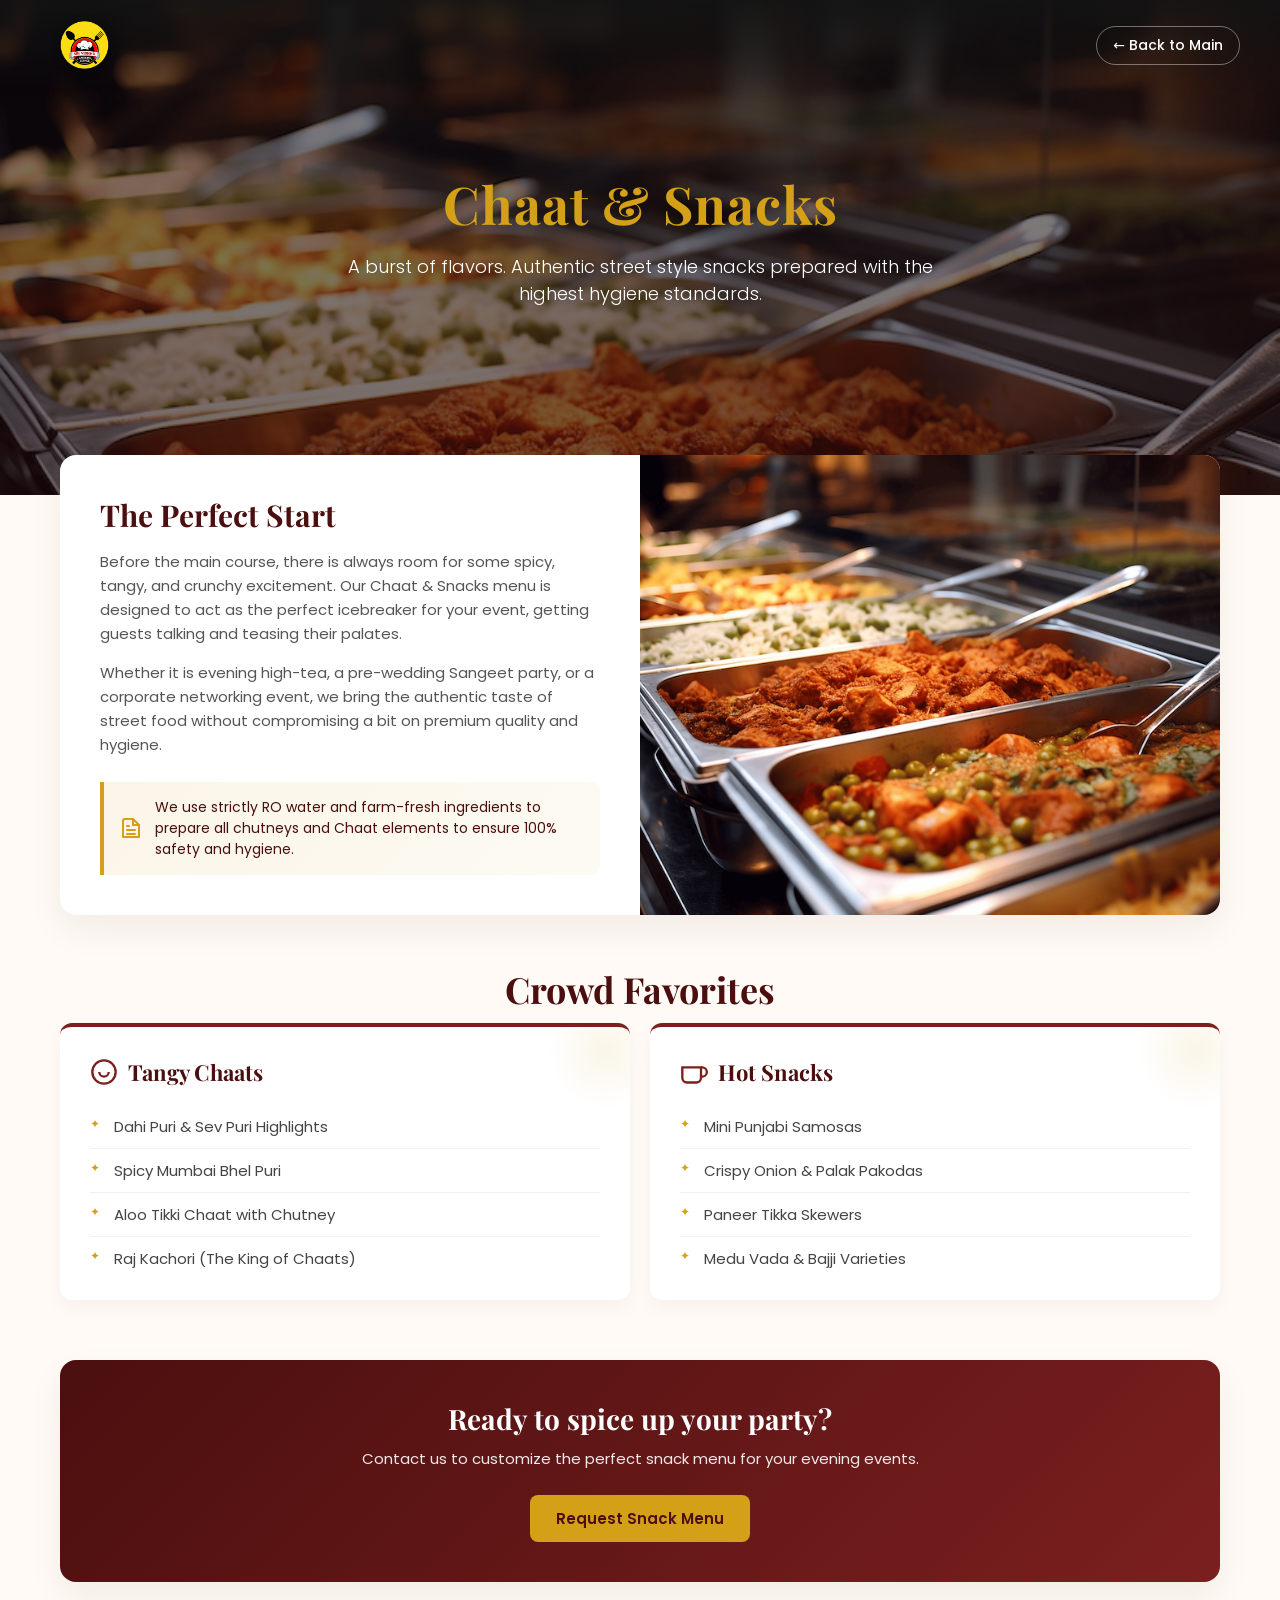
<file: chaat-snacks.html>
<!DOCTYPE html>
<html lang="en">

<head>
  <meta charset="utf-8" />
  <meta name="viewport" content="width=device-width,initial-scale=1" />
  <title>Chaat & Snacks — Event Starters | Sri Vishnu Catering</title>
  <link href="https://fonts.googleapis.com/css2?family=Playfair+Display:wght@500;600;700&family=Poppins:wght@300;400;500;600&display=swap" rel="stylesheet">
  <link rel="stylesheet" href="style.css">
</head>

<body>

  <header>
    <img class="logo" src="logo.png" alt="Sri Vishnu Catering" onerror="this.style.display='none'">
    <a href="Sri Vishnu Catering.html" class="back-btn">← Back to Main</a>
  </header>

  <section class="hero" style='background-image: linear-gradient(rgba(10, 10, 10, 0.5), rgba(43, 11, 11, 0.7)), url("cs.png");'>
    <div class="hero-content">
      <h1>Chaat & Snacks</h1>
      <p>A burst of flavors. Authentic street style snacks prepared with the highest hygiene standards.</p>
    </div>
  </section>

  <main>
    <div class="intro-grid">
      <div class="intro-text">
        <h2>The Perfect Start</h2>
        <p>Before the main course, there is always room for some spicy, tangy, and crunchy excitement. Our Chaat & Snacks menu is designed to act as the perfect icebreaker for your event, getting guests talking and teasing their palates.</p>
        <p>Whether it is evening high-tea, a pre-wedding Sangeet party, or a corporate networking event, we bring the authentic taste of street food without compromising a bit on premium quality and hygiene.</p>
        
        <div class="custom-note">
          <svg width="24" height="24" viewBox="0 0 24 24" fill="none" stroke="currentColor" stroke-width="2" stroke-linecap="round" stroke-linejoin="round">
            <path d="M14 2H6a2 2 0 0 0-2 2v16h16V8l-6-6z"></path><path d="M14 2v6h6"></path><path d="M16 13H8"></path><path d="M16 17H8"></path><path d="M10 9H8"></path>
          </svg>
          We use strictly RO water and farm-fresh ingredients to prepare all chutneys and Chaat elements to ensure 100% safety and hygiene.
        </div>
      </div>
      <div class="intro-image" style='background-image: url("cs.png");'></div>
    </div>

    <section class="menu-section">
      <h2>Crowd Favorites</h2>
      
      <div class="menu-grid">
        <!-- Card 1 -->
        <div class="menu-card" style="animation: fadeUp 1s 0.3s ease both;">
          <h3>
            <svg width="28" height="28" viewBox="0 0 24 24" fill="none" stroke="var(--maroon)" stroke-width="2"><circle cx="12" cy="12" r="10"></circle><path d="M8 12a4 4 0 0 0 8 0"></path><line x1="12" y1="8" x2="12" y2="8.01"></line></svg>
            Tangy Chaats
          </h3>
          <ul>
            <li>Dahi Puri & Sev Puri Highlights</li>
            <li>Spicy Mumbai Bhel Puri</li>
            <li>Aloo Tikki Chaat with Chutney</li>
            <li>Raj Kachori (The King of Chaats)</li>
          </ul>
        </div>

        <!-- Card 2 -->
        <div class="menu-card" style="animation: fadeUp 1s 0.4s ease both;">
          <h3>
            <svg width="28" height="28" viewBox="0 0 24 24" fill="none" stroke="var(--maroon)" stroke-width="2"><path d="M18 8h1a4 4 0 0 1 0 8h-1"></path><path d="M2 8h16v9a4 4 0 0 1-4 4H6a4 4 0 0 1-4-4V8z"></path></svg>
            Hot Snacks
          </h3>
          <ul>
            <li>Mini Punjabi Samosas</li>
            <li>Crispy Onion & Palak Pakodas</li>
            <li>Paneer Tikka Skewers</li>
            <li>Medu Vada & Bajji Varieties</li>
          </ul>
        </div>
      </div>
    </section>

    <div class="cta-banner" style="animation: fadeUp 1s 0.5s ease both;">
      <h3>Ready to spice up your party?</h3>
      <p>Contact us to customize the perfect snack menu for your evening events.</p>
      <a href="Sri Vishnu Catering.html#contact" class="btn-primary">Request Snack Menu</a>
    </div>

  </main>
</body>
</html>
</file>
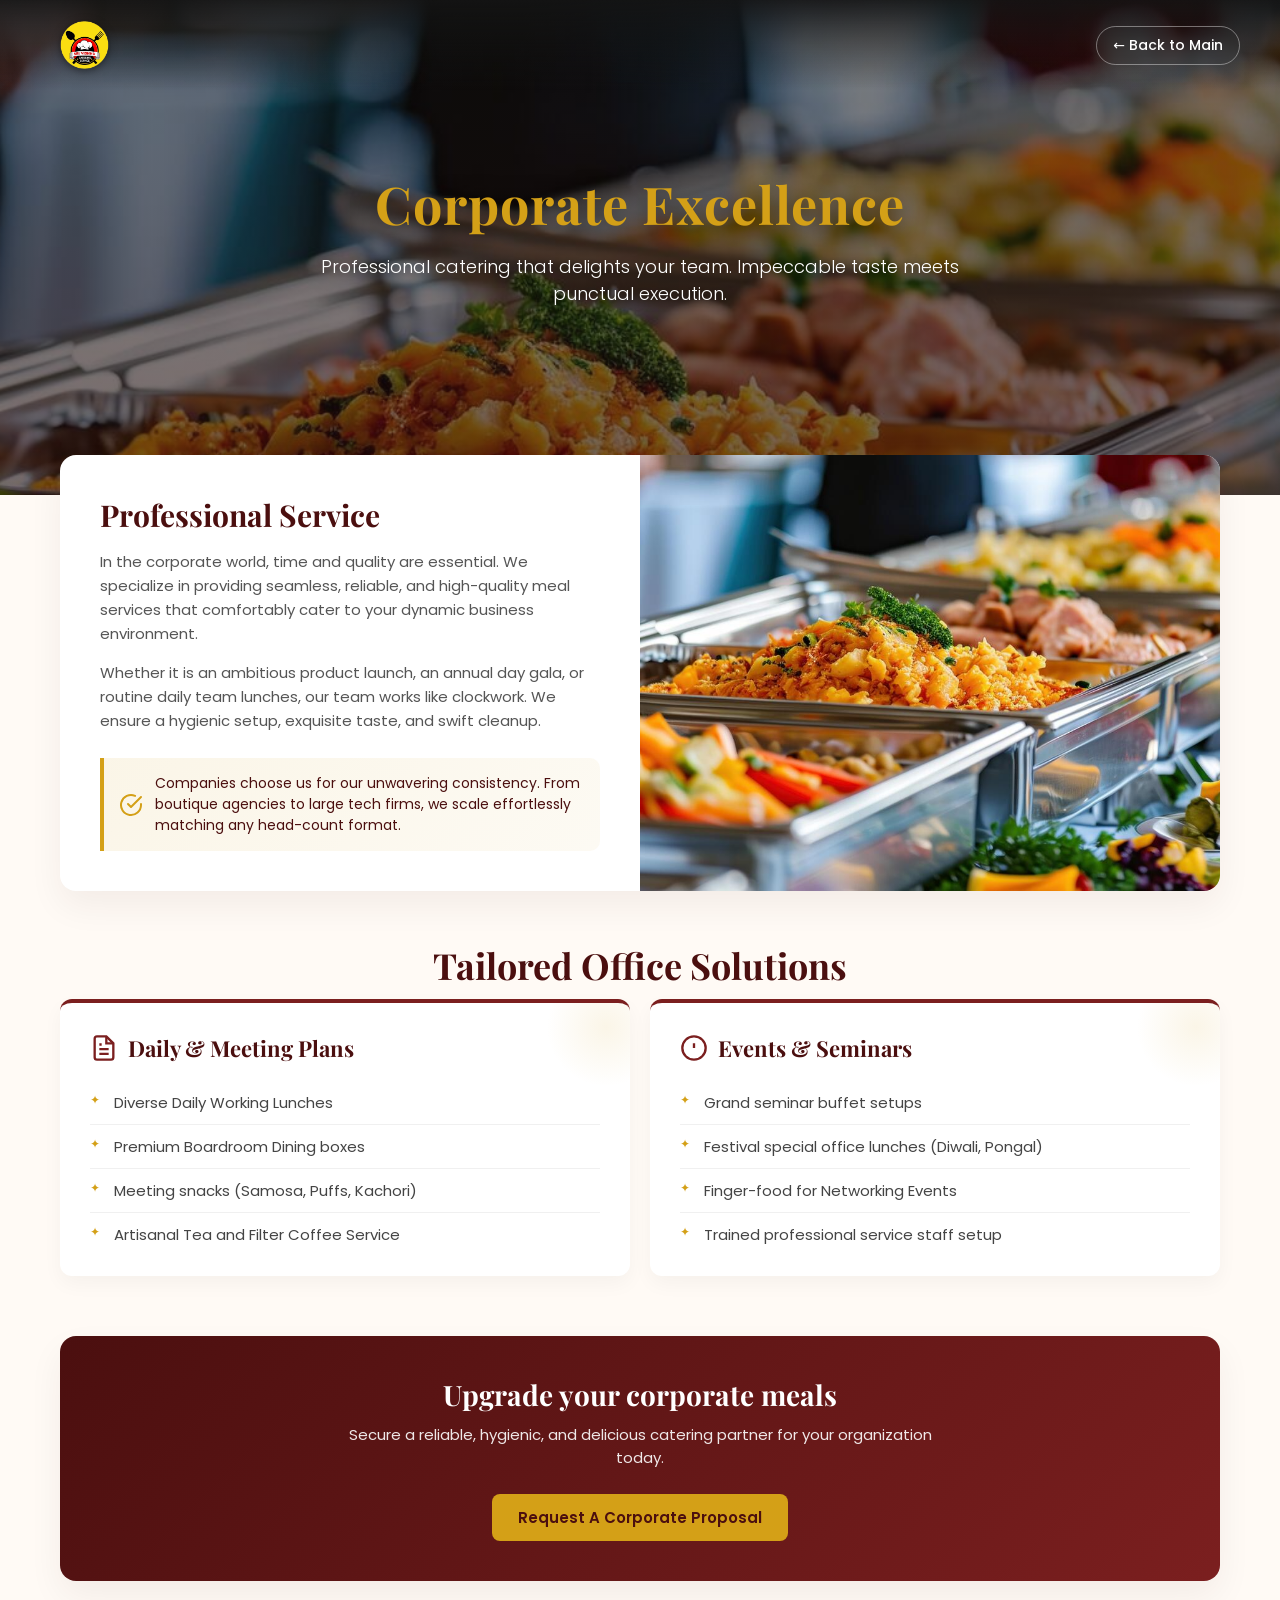
<file: corporate-catering.html>
<!DOCTYPE html>
<html lang="en">

<head>
  <meta charset="utf-8" />
  <meta name="viewport" content="width=device-width,initial-scale=1" />
  <title>Corporate Catering — Premium Services | Sri Vishnu Catering</title>
  <link href="https://fonts.googleapis.com/css2?family=Playfair+Display:wght@500;600;700&family=Poppins:wght@300;400;500;600&display=swap" rel="stylesheet">
  <link rel="stylesheet" href="style.css">
</head>

<body>

  <header>
    <img class="logo" src="logo.png" alt="Sri Vishnu Catering" onerror="this.style.display='none'">
    <a href="Sri Vishnu Catering.html" class="back-btn">← Back to Main</a>
  </header>

  <section class="hero" style='background-image: linear-gradient(rgba(10, 10, 10, 0.5), rgba(43, 11, 11, 0.7)), url("cc.jpg");'>
    <div class="hero-content">
      <h1>Corporate Excellence</h1>
      <p>Professional catering that delights your team. Impeccable taste meets punctual execution.</p>
    </div>
  </section>

  <main>
    <div class="intro-grid">
      <div class="intro-text">
        <h2>Professional Service</h2>
        <p>In the corporate world, time and quality are essential. We specialize in providing seamless, reliable, and high-quality meal services that comfortably cater to your dynamic business environment.</p>
        <p>Whether it is an ambitious product launch, an annual day gala, or routine daily team lunches, our team works like clockwork. We ensure a hygienic setup, exquisite taste, and swift cleanup.</p>
        
        <div class="custom-note">
          <svg width="24" height="24" viewBox="0 0 24 24" fill="none" stroke="currentColor" stroke-width="2" stroke-linecap="round" stroke-linejoin="round">
            <path d="M22 11.08V12a10 10 0 1 1-5.93-9.14"></path><path d="M22 4L12 14.01l-3-3"></path>
          </svg>
          Companies choose us for our unwavering consistency. From boutique agencies to large tech firms, we scale effortlessly matching any head-count format.
        </div>
      </div>
      <div class="intro-image" style='background-image: url("cc.jpg");'></div>
    </div>

    <section class="menu-section">
      <h2>Tailored Office Solutions</h2>
      
      <div class="menu-grid">
        <!-- Card 1 -->
        <div class="menu-card" style="animation: fadeUp 1s 0.3s ease both;">
          <h3>
            <svg width="28" height="28" viewBox="0 0 24 24" fill="none" stroke="var(--maroon)" stroke-width="2"><path d="M14 2H6a2 2 0 0 0-2 2v16a2 2 0 0 0 2 2h12a2 2 0 0 0 2-2V8z"></path><polyline points="14 2 14 8 20 8"></polyline><line x1="16" y1="13" x2="8" y2="13"></line><line x1="16" y1="17" x2="8" y2="17"></line><polyline points="10 9 9 9 8 9"></polyline></svg>
            Daily & Meeting Plans
          </h3>
          <ul>
            <li>Diverse Daily Working Lunches</li>
            <li>Premium Boardroom Dining boxes</li>
            <li>Meeting snacks (Samosa, Puffs, Kachori)</li>
            <li>Artisanal Tea and Filter Coffee Service</li>
          </ul>
        </div>

        <!-- Card 2 -->
        <div class="menu-card" style="animation: fadeUp 1s 0.4s ease both;">
          <h3>
            <svg width="28" height="28" viewBox="0 0 24 24" fill="none" stroke="var(--maroon)" stroke-width="2"><circle cx="12" cy="12" r="10"></circle><line x1="12" y1="8" x2="12" y2="12"></line><line x1="12" y1="16" x2="12.01" y2="16"></line></svg>
            Events & Seminars
          </h3>
          <ul>
            <li>Grand seminar buffet setups</li>
            <li>Festival special office lunches (Diwali, Pongal)</li>
            <li>Finger-food for Networking Events</li>
            <li>Trained professional service staff setup</li>
          </ul>
        </div>
      </div>
    </section>

    <div class="cta-banner" style="animation: fadeUp 1s 0.5s ease both;">
      <h3>Upgrade your corporate meals</h3>
      <p>Secure a reliable, hygienic, and delicious catering partner for your organization today.</p>
      <a href="Sri Vishnu Catering.html#contact" class="btn-primary">Request A Corporate Proposal</a>
    </div>

  </main>
</body>
</html>
</file>
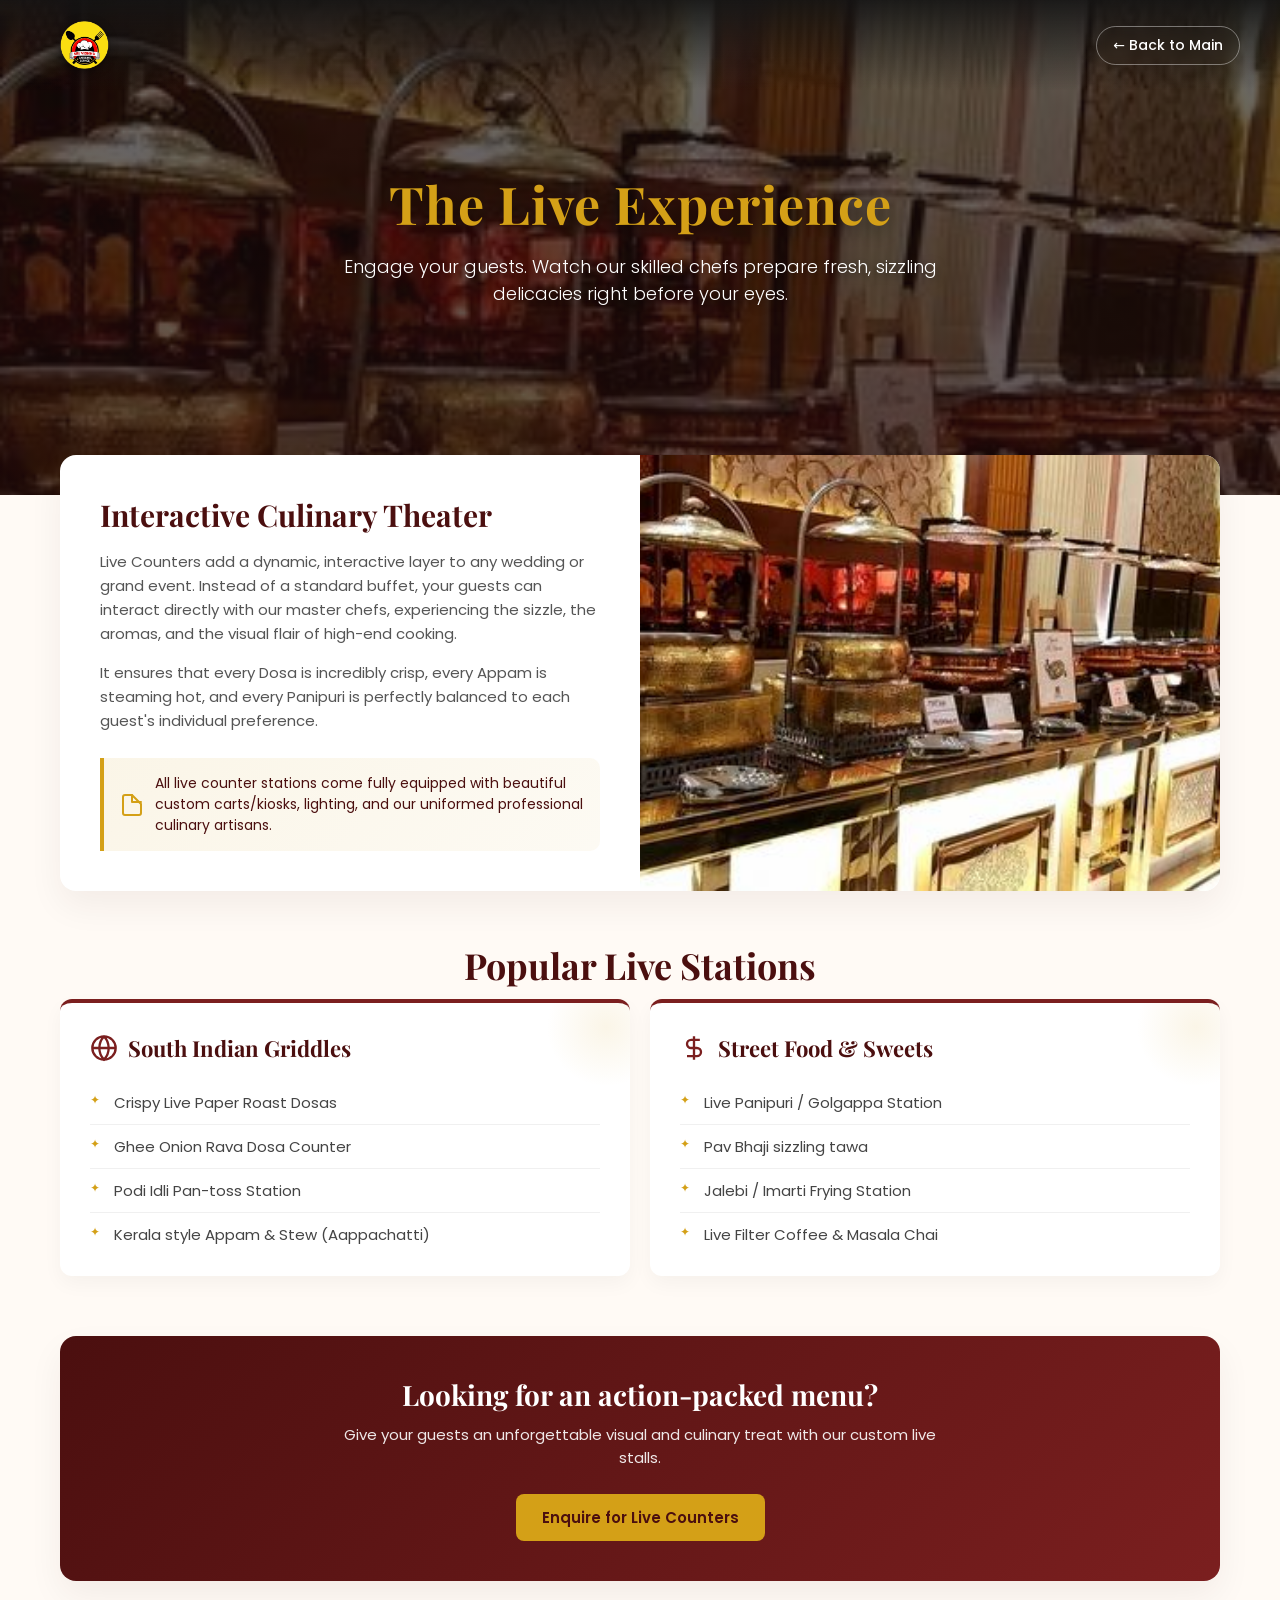
<file: live-counters.html>
<!DOCTYPE html>
<html lang="en">

<head>
  <meta charset="utf-8" />
  <meta name="viewport" content="width=device-width,initial-scale=1" />
  <title>Live Counters — Action Stations | Sri Vishnu Catering</title>
  <link href="https://fonts.googleapis.com/css2?family=Playfair+Display:wght@500;600;700&family=Poppins:wght@300;400;500;600&display=swap" rel="stylesheet">
  <link rel="stylesheet" href="style.css">
</head>

<body>

  <header>
    <img class="logo" src="logo.png" alt="Sri Vishnu Catering" onerror="this.style.display='none'">
    <a href="Sri Vishnu Catering.html" class="back-btn">← Back to Main</a>
  </header>

  <section class="hero" style='background-image: linear-gradient(rgba(10, 10, 10, 0.6), rgba(43, 11, 11, 0.8)), url("lc.jpg");'>
    <div class="hero-content">
      <h1>The Live Experience</h1>
      <p>Engage your guests. Watch our skilled chefs prepare fresh, sizzling delicacies right before your eyes.</p>
    </div>
  </section>

  <main>
    <div class="intro-grid">
      <div class="intro-text">
        <h2>Interactive Culinary Theater</h2>
        <p>Live Counters add a dynamic, interactive layer to any wedding or grand event. Instead of a standard buffet, your guests can interact directly with our master chefs, experiencing the sizzle, the aromas, and the visual flair of high-end cooking.</p>
        <p>It ensures that every Dosa is incredibly crisp, every Appam is steaming hot, and every Panipuri is perfectly balanced to each guest's individual preference.</p>
        
        <div class="custom-note">
          <svg width="24" height="24" viewBox="0 0 24 24" fill="none" stroke="currentColor" stroke-width="2" stroke-linecap="round" stroke-linejoin="round">
            <polyline points="13 2 13 9 22 9"></polyline><path d="M13 22H6a2 2 0 0 1-2-2V4a2 2 0 0 1 2-2h7l9 9v9a2 2 0 0 1-2 2z"></path>
          </svg>
          All live counter stations come fully equipped with beautiful custom carts/kiosks, lighting, and our uniformed professional culinary artisans.
        </div>
      </div>
      <div class="intro-image" style='background-image: url("lc.jpg");'></div>
    </div>

    <section class="menu-section">
      <h2>Popular Live Stations</h2>
      
      <div class="menu-grid">
        <!-- Card 1 -->
        <div class="menu-card" style="animation: fadeUp 1s 0.3s ease both;">
          <h3>
            <svg width="28" height="28" viewBox="0 0 24 24" fill="none" stroke="var(--maroon)" stroke-width="2"><circle cx="12" cy="12" r="10"></circle><path d="M12 2a14.5 14.5 0 0 0 0 20 14.5 14.5 0 0 0 0-20"></path><path d="M2 12h20"></path></svg>
            South Indian Griddles
          </h3>
          <ul>
            <li>Crispy Live Paper Roast Dosas</li>
            <li>Ghee Onion Rava Dosa Counter</li>
            <li>Podi Idli Pan-toss Station</li>
            <li>Kerala style Appam & Stew (Aappachatti)</li>
          </ul>
        </div>

        <!-- Card 2 -->
        <div class="menu-card" style="animation: fadeUp 1s 0.4s ease both;">
          <h3>
            <svg width="28" height="28" viewBox="0 0 24 24" fill="none" stroke="var(--maroon)" stroke-width="2"><path d="M12 2v20"></path><path d="M17 5H9.5a3.5 3.5 0 0 0 0 7h5a3.5 3.5 0 0 1 0 7H6"></path></svg>
            Street Food & Sweets
          </h3>
          <ul>
            <li>Live Panipuri / Golgappa Station</li>
            <li>Pav Bhaji sizzling tawa</li>
            <li>Jalebi / Imarti Frying Station</li>
            <li>Live Filter Coffee & Masala Chai</li>
          </ul>
        </div>
      </div>
    </section>

    <div class="cta-banner" style="animation: fadeUp 1s 0.5s ease both;">
      <h3>Looking for an action-packed menu?</h3>
      <p>Give your guests an unforgettable visual and culinary treat with our custom live stalls.</p>
      <a href="Sri Vishnu Catering.html#contact" class="btn-primary">Enquire for Live Counters</a>
    </div>

  </main>
</body>
</html>
</file>
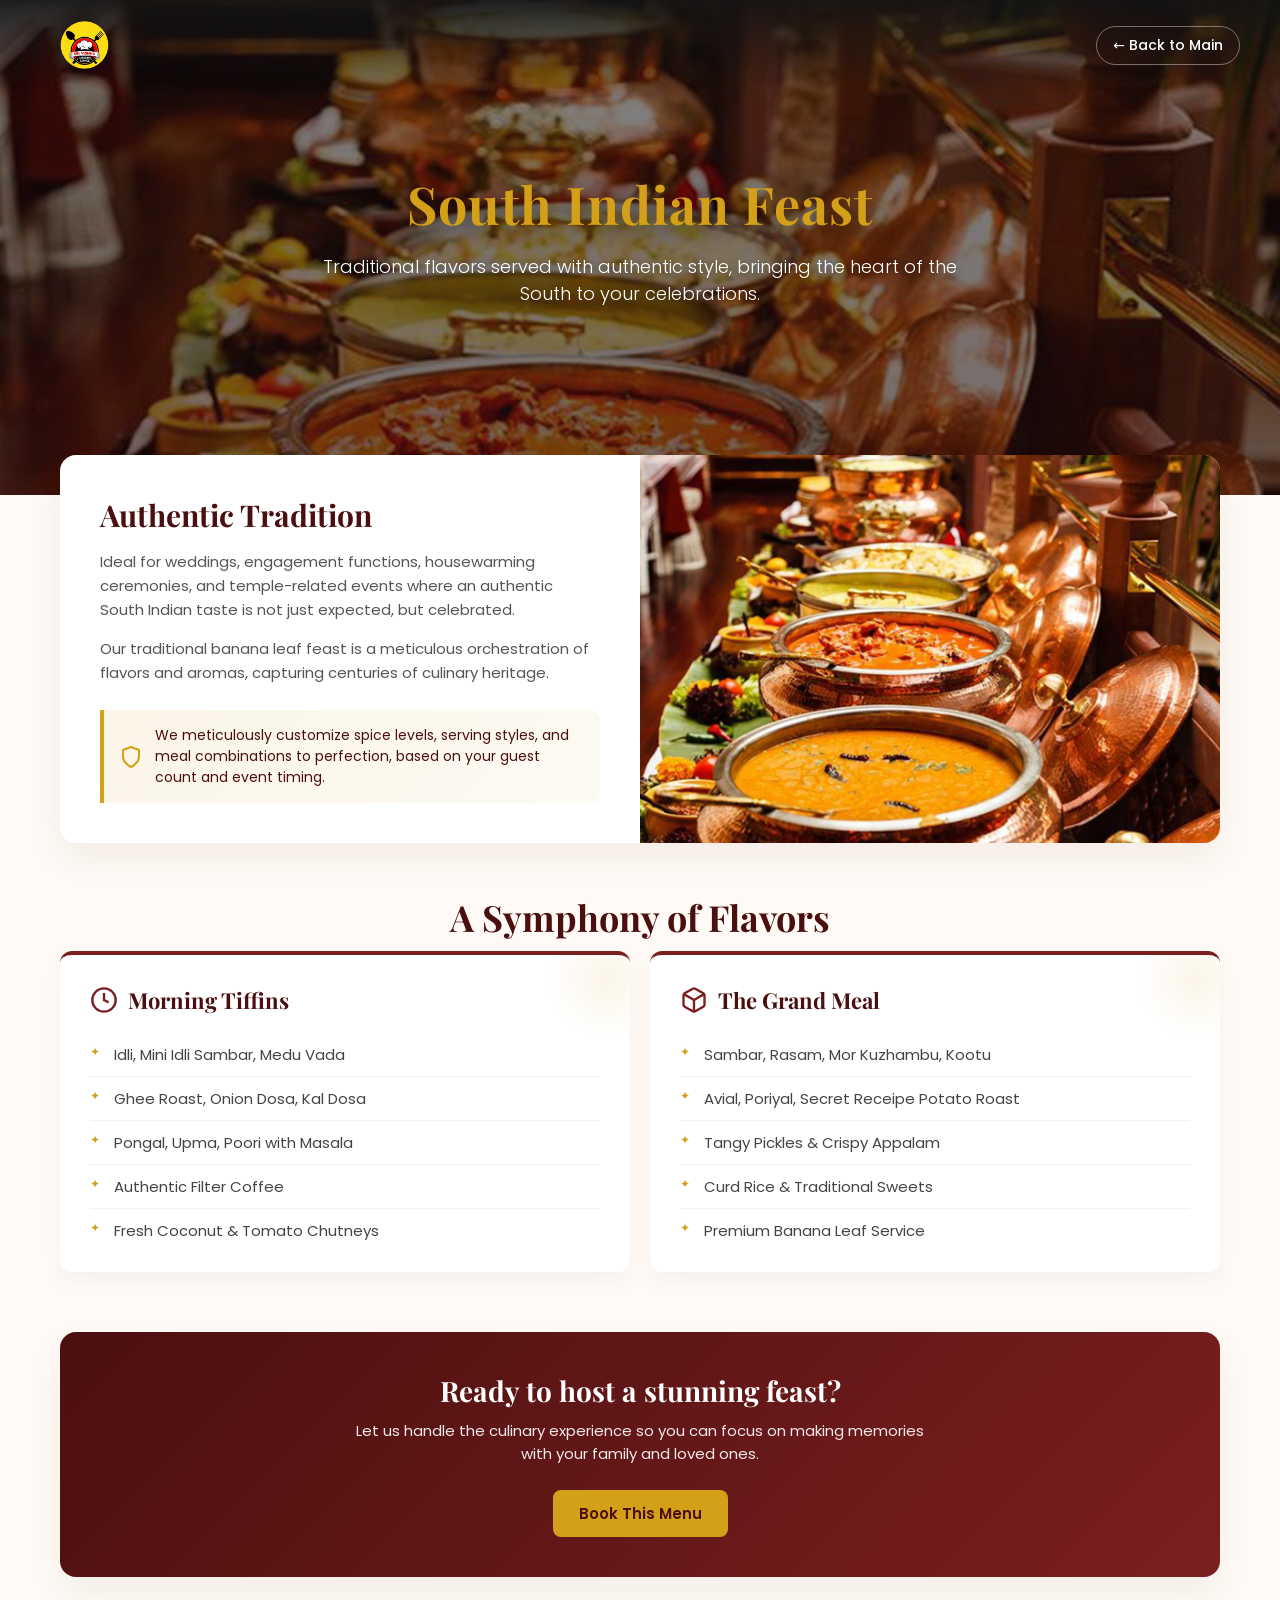
<file: south-indian.html>
<!DOCTYPE html>
<html lang="en">

<head>
  <meta charset="utf-8" />
  <meta name="viewport" content="width=device-width,initial-scale=1" />
  <title>South Indian Feast — Premium Menu | Sri Vishnu Catering</title>
  <link href="https://fonts.googleapis.com/css2?family=Playfair+Display:wght@500;600;700&family=Poppins:wght@300;400;500;600&display=swap" rel="stylesheet">
  <link rel="stylesheet" href="style.css">
</head>

<body>

  <header>
    <img class="logo" src="logo.png" alt="Sri Vishnu Catering" onerror="this.style.display='none'">
    <a href="Sri Vishnu Catering.html" class="back-btn">← Back to Main</a>
  </header>

  <section class="hero" style='background-image: linear-gradient(rgba(10, 10, 10, 0.5), rgba(43, 11, 11, 0.7)), url("si.jpg");'>
    <div class="hero-content">
      <h1>South Indian Feast</h1>
      <p>Traditional flavors served with authentic style, bringing the heart of the South to your celebrations.</p>
    </div>
  </section>

  <main>
    <div class="intro-grid">
      <div class="intro-text">
        <h2>Authentic Tradition</h2>
        <p>Ideal for weddings, engagement functions, housewarming ceremonies, and temple-related events where an authentic South Indian taste is not just expected, but celebrated.</p>
        <p>Our traditional banana leaf feast is a meticulous orchestration of flavors and aromas, capturing centuries of culinary heritage.</p>
        
        <div class="custom-note">
          <svg width="24" height="24" viewBox="0 0 24 24" fill="none" stroke="currentColor" stroke-width="2" stroke-linecap="round" stroke-linejoin="round">
            <path d="M12 22s8-4 8-10V5l-8-3-8 3v7c0 6 8 10 8 10z"></path>
          </svg>
          We meticulously customize spice levels, serving styles, and meal combinations to perfection, based on your guest count and event timing.
        </div>
      </div>
      <div class="intro-image" style='background-image: url("si.jpg");'></div>
    </div>

    <section class="menu-section">
      <h2>A Symphony of Flavors</h2>
      
      <div class="menu-grid">
        <!-- Card 1 -->
        <div class="menu-card" style="animation: fadeUp 1s 0.3s ease both;">
          <h3>
            <svg width="28" height="28" viewBox="0 0 24 24" fill="none" stroke="var(--maroon)" stroke-width="2"><circle cx="12" cy="12" r="10"></circle><path d="M12 6v6l4 2"></path></svg>
            Morning Tiffins
          </h3>
          <ul>
            <li>Idli, Mini Idli Sambar, Medu Vada</li>
            <li>Ghee Roast, Onion Dosa, Kal Dosa</li>
            <li>Pongal, Upma, Poori with Masala</li>
            <li>Authentic Filter Coffee</li>
            <li>Fresh Coconut & Tomato Chutneys</li>
          </ul>
        </div>

        <!-- Card 2 -->
        <div class="menu-card" style="animation: fadeUp 1s 0.4s ease both;">
          <h3>
            <svg width="28" height="28" viewBox="0 0 24 24" fill="none" stroke="var(--maroon)" stroke-width="2"><path d="M21 16V8a2 2 0 0 0-1-1.73l-7-4a2 2 0 0 0-2 0l-7 4A2 2 0 0 0 3 8v8a2 2 0 0 0 1 1.73l7 4a2 2 0 0 0 2 0l7-4A2 2 0 0 0 21 16z"></path><polyline points="3.27 6.96 12 12.01 20.73 6.96"></polyline><line x1="12" y1="22.08" x2="12" y2="12"></line></svg>
            The Grand Meal
          </h3>
          <ul>
            <li>Sambar, Rasam, Mor Kuzhambu, Kootu</li>
            <li>Avial, Poriyal, Secret Receipe Potato Roast</li>
            <li>Tangy Pickles & Crispy Appalam</li>
            <li>Curd Rice & Traditional Sweets</li>
            <li>Premium Banana Leaf Service</li>
          </ul>
        </div>
      </div>
    </section>

    <div class="cta-banner" style="animation: fadeUp 1s 0.5s ease both;">
      <h3>Ready to host a stunning feast?</h3>
      <p>Let us handle the culinary experience so you can focus on making memories with your family and loved ones.</p>
      <a href="Sri Vishnu Catering.html#contact" class="btn-primary">Book This Menu</a>
    </div>

  </main>
</body>
</html>
</file>
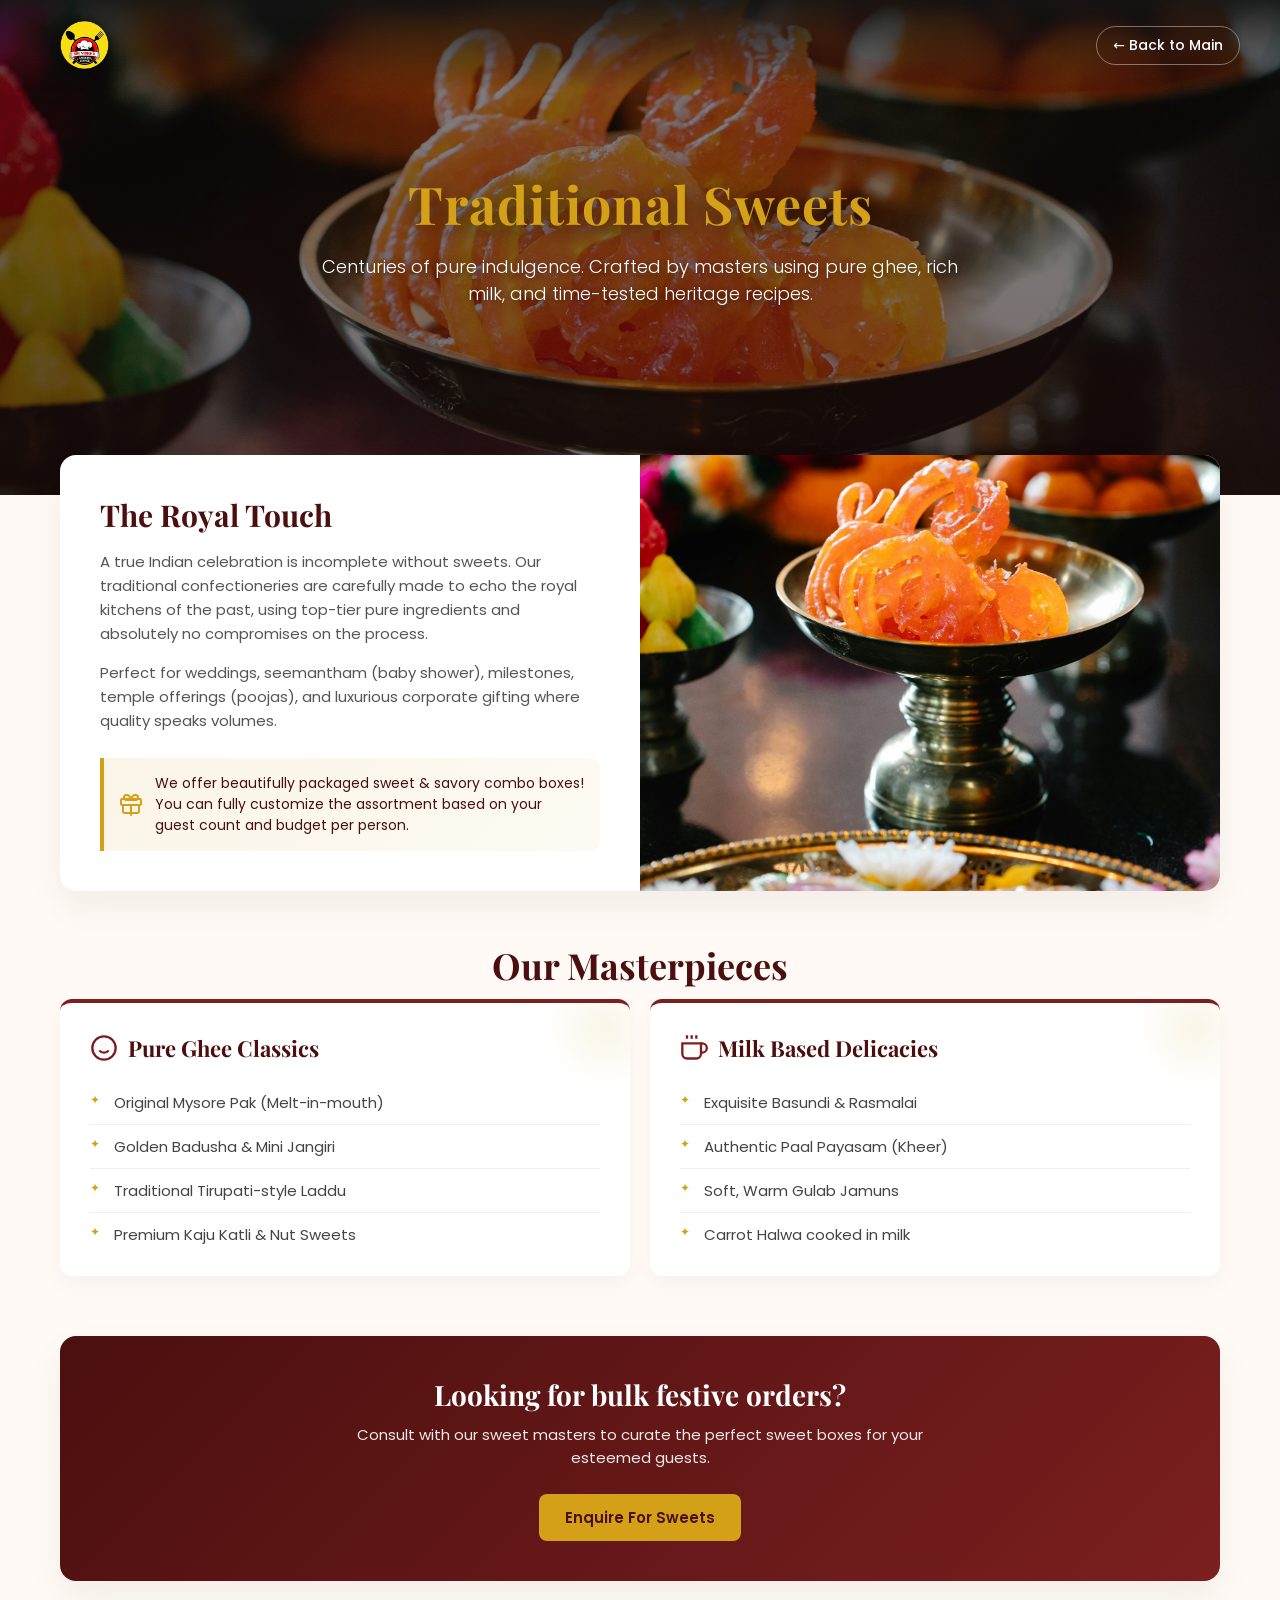
<file: traditional-sweets.html>
<!DOCTYPE html>
<html lang="en">

<head>
  <meta charset="utf-8" />
  <meta name="viewport" content="width=device-width,initial-scale=1" />
  <title>Traditional Sweets — Premium Collection | Sri Vishnu Catering</title>
  <link href="https://fonts.googleapis.com/css2?family=Playfair+Display:wght@500;600;700&family=Poppins:wght@300;400;500;600&display=swap" rel="stylesheet">
  <link rel="stylesheet" href="style.css">
</head>

<body>

  <header>
    <img class="logo" src="logo.png" alt="Sri Vishnu Catering" onerror="this.style.display='none'">
    <a href="Sri Vishnu Catering.html" class="back-btn">← Back to Main</a>
  </header>

  <section class="hero" style='background-image: linear-gradient(rgba(10, 10, 10, 0.5), rgba(43, 11, 11, 0.7)), url("ts.jpg");'>
    <div class="hero-content">
      <h1>Traditional Sweets</h1>
      <p>Centuries of pure indulgence. Crafted by masters using pure ghee, rich milk, and time-tested heritage recipes.</p>
    </div>
  </section>

  <main>
    <div class="intro-grid">
      <div class="intro-text">
        <h2>The Royal Touch</h2>
        <p>A true Indian celebration is incomplete without sweets. Our traditional confectioneries are carefully made to echo the royal kitchens of the past, using top-tier pure ingredients and absolutely no compromises on the process.</p>
        <p>Perfect for weddings, seemantham (baby shower), milestones, temple offerings (poojas), and luxurious corporate gifting where quality speaks volumes.</p>
        
        <div class="custom-note">
          <svg width="24" height="24" viewBox="0 0 24 24" fill="none" stroke="currentColor" stroke-width="2" stroke-linecap="round" stroke-linejoin="round">
            <path d="M20 12v6a2 2 0 0 1-2 2H6a2 2 0 0 1-2-2v-6"></path><rect x="2" y="6" width="20" height="6" rx="1"></rect><path d="M12 22V12"></path><path d="M12 7H7.5a2.5 2.5 0 0 1 0-5C11 2 12 7 12 7z"></path><path d="M12 7h4.5a2.5 2.5 0 0 0 0-5C13 2 12 7 12 7z"></path>
          </svg>
          We offer beautifully packaged sweet & savory combo boxes! You can fully customize the assortment based on your guest count and budget per person.
        </div>
      </div>
      <div class="intro-image" style='background-image: url("ts.jpg");'></div>
    </div>

    <section class="menu-section">
      <h2>Our Masterpieces</h2>
      
      <div class="menu-grid">
        <!-- Card 1 -->
        <div class="menu-card" style="animation: fadeUp 1s 0.3s ease both;">
          <h3>
            <svg width="28" height="28" viewBox="0 0 24 24" fill="none" stroke="var(--maroon)" stroke-width="2"><circle cx="12" cy="12" r="10"></circle><path d="M8 14s1.5 2 4 2 4-2 4-2"></path><line x1="9" y1="9" x2="9.01" y2="9"></line><line x1="15" y1="9" x2="15.01" y2="9"></line></svg>
            Pure Ghee Classics
          </h3>
          <ul>
            <li>Original Mysore Pak (Melt-in-mouth)</li>
            <li>Golden Badusha & Mini Jangiri</li>
            <li>Traditional Tirupati-style Laddu</li>
            <li>Premium Kaju Katli & Nut Sweets</li>
          </ul>
        </div>

        <!-- Card 2 -->
        <div class="menu-card" style="animation: fadeUp 1s 0.4s ease both;">
          <h3>
            <svg width="28" height="28" viewBox="0 0 24 24" fill="none" stroke="var(--maroon)" stroke-width="2"><path d="M18 8h1a4 4 0 0 1 0 8h-1"></path><path d="M2 8h16v9a4 4 0 0 1-4 4H6a4 4 0 0 1-4-4V8z"></path><line x1="6" y1="1" x2="6" y2="4"></line><line x1="10" y1="1" x2="10" y2="4"></line><line x1="14" y1="1" x2="14" y2="4"></line></svg>
            Milk Based Delicacies
          </h3>
          <ul>
            <li>Exquisite Basundi & Rasmalai</li>
            <li>Authentic Paal Payasam (Kheer)</li>
            <li>Soft, Warm Gulab Jamuns</li>
            <li>Carrot Halwa cooked in milk</li>
          </ul>
        </div>
      </div>
    </section>

    <div class="cta-banner" style="animation: fadeUp 1s 0.5s ease both;">
      <h3>Looking for bulk festive orders?</h3>
      <p>Consult with our sweet masters to curate the perfect sweet boxes for your esteemed guests.</p>
      <a href="Sri Vishnu Catering.html#contact" class="btn-primary">Enquire For Sweets</a>
    </div>

  </main>
</body>
</html>
</file>
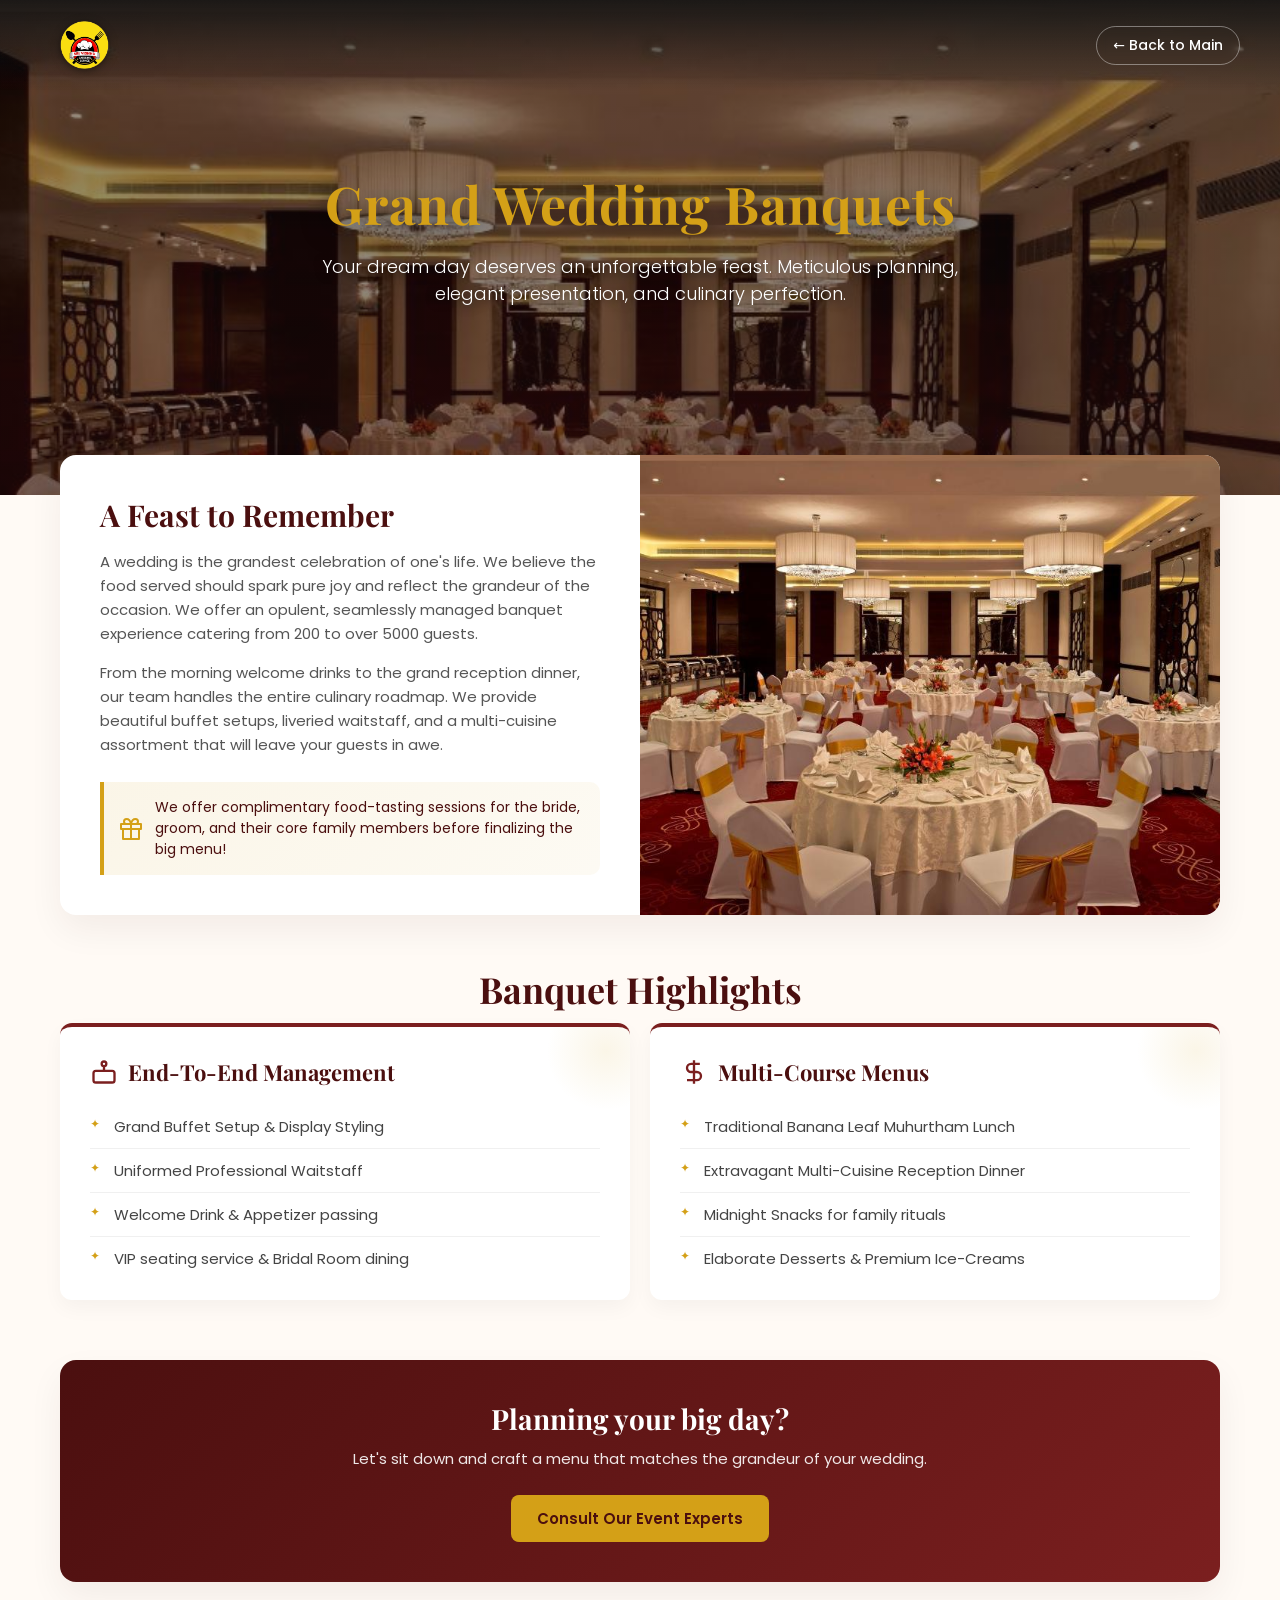
<file: wedding-banquets.html>
<!DOCTYPE html>
<html lang="en">

<head>
  <meta charset="utf-8" />
  <meta name="viewport" content="width=device-width,initial-scale=1" />
  <title>Wedding Banquets — The Grand Affair | Sri Vishnu Catering</title>
  <link href="https://fonts.googleapis.com/css2?family=Playfair+Display:wght@500;600;700&family=Poppins:wght@300;400;500;600&display=swap" rel="stylesheet">
  <link rel="stylesheet" href="style.css">
</head>

<body>

  <header>
    <img class="logo" src="logo.png" alt="Sri Vishnu Catering" onerror="this.style.display='none'">
    <a href="Sri Vishnu Catering.html" class="back-btn">← Back to Main</a>
  </header>

  <section class="hero" style='background-image: linear-gradient(rgba(10, 10, 10, 0.4), rgba(43, 11, 11, 0.7)), url("wb.jpg");'>
    <div class="hero-content">
      <h1>Grand Wedding Banquets</h1>
      <p>Your dream day deserves an unforgettable feast. Meticulous planning, elegant presentation, and culinary perfection.</p>
    </div>
  </section>

  <main>
    <div class="intro-grid">
      <div class="intro-text">
        <h2>A Feast to Remember</h2>
        <p>A wedding is the grandest celebration of one's life. We believe the food served should spark pure joy and reflect the grandeur of the occasion. We offer an opulent, seamlessly managed banquet experience catering from 200 to over 5000 guests.</p>
        <p>From the morning welcome drinks to the grand reception dinner, our team handles the entire culinary roadmap. We provide beautiful buffet setups, liveried waitstaff, and a multi-cuisine assortment that will leave your guests in awe.</p>
        
        <div class="custom-note">
          <svg width="24" height="24" viewBox="0 0 24 24" fill="none" stroke="currentColor" stroke-width="2" stroke-linecap="round" stroke-linejoin="round">
            <polyline points="20 12 20 22 4 22 4 12"></polyline><rect x="2" y="7" width="20" height="5"></rect><line x1="12" y1="22" x2="12" y2="7"></line><path d="M12 7H7.5a2.5 2.5 0 0 1 0-5C11 2 12 7 12 7z"></path><path d="M12 7h4.5a2.5 2.5 0 0 0 0-5C13 2 12 7 12 7z"></path>
          </svg>
          We offer complimentary food-tasting sessions for the bride, groom, and their core family members before finalizing the big menu!
        </div>
      </div>
      <div class="intro-image" style='background-image: url("wb.jpg");'></div>
    </div>

    <section class="menu-section">
      <h2>Banquet Highlights</h2>
      
      <div class="menu-grid">
        <!-- Card 1 -->
        <div class="menu-card" style="animation: fadeUp 1s 0.3s ease both;">
          <h3>
            <svg width="28" height="28" viewBox="0 0 24 24" fill="none" stroke="var(--maroon)" stroke-width="2"><rect x="3" y="11" width="18" height="10" rx="2"></rect><circle cx="12" cy="5" r="2"></circle><path d="M12 7v4"></path><line x1="8" y1="16" x2="8" y2="16.01"></line><line x1="16" y1="16" x2="16" y2="16.01"></line></svg>
            End-To-End Management
          </h3>
          <ul>
            <li>Grand Buffet Setup & Display Styling</li>
            <li>Uniformed Professional Waitstaff</li>
            <li>Welcome Drink & Appetizer passing</li>
            <li>VIP seating service & Bridal Room dining</li>
          </ul>
        </div>

        <!-- Card 2 -->
        <div class="menu-card" style="animation: fadeUp 1s 0.4s ease both;">
          <h3>
            <svg width="28" height="28" viewBox="0 0 24 24" fill="none" stroke="var(--maroon)" stroke-width="2"><path d="M12 2v20"></path><path d="M17 5H9.5a3.5 3.5 0 0 0 0 7h5a3.5 3.5 0 0 1 0 7H6"></path></svg>
            Multi-Course Menus
          </h3>
          <ul>
            <li>Traditional Banana Leaf Muhurtham Lunch</li>
            <li>Extravagant Multi-Cuisine Reception Dinner</li>
            <li>Midnight Snacks for family rituals</li>
            <li>Elaborate Desserts & Premium Ice-Creams</li>
          </ul>
        </div>
      </div>
    </section>

    <div class="cta-banner" style="animation: fadeUp 1s 0.5s ease both;">
      <h3>Planning your big day?</h3>
      <p>Let's sit down and craft a menu that matches the grandeur of your wedding.</p>
      <a href="Sri Vishnu Catering.html#contact" class="btn-primary">Consult Our Event Experts</a>
    </div>

  </main>
</body>
</html>
</file>
<file: style.css>
:root {
  --maroon: #7B1F1F;
  --deep: #4b0f0f;
  --gold: #D4A017;
  --cream: #fffaf5;
  --text: #2f2f2f;
  --card-bg: #ffffff;
}

* {
  box-sizing: border-box;
  margin: 0;
  padding: 0;
}

html {
  scroll-behavior: smooth;
}

body {
  font-family: 'Poppins', system-ui, Arial, sans-serif;
  background: var(--cream);
  color: var(--text);
  -webkit-font-smoothing: antialiased;
  -moz-osx-font-smoothing: grayscale;
  overflow-x: hidden;
}

/* Floating Header */
header {
  position: absolute;
  top: 0;
  left: 0;
  width: 100%;
  height: 90px;
  padding: 0 40px;
  z-index: 10;
  display: flex;
  justify-content: flex-start;
  align-items: center;
  background: linear-gradient(180deg, rgba(20,20,20,0.9) 0%, rgba(20,20,20,0) 100%);
}

.header-left {
  display: flex;
  align-items: center;
  gap: 15px;
}

header img.logo {
  height: 50px; /* Reduced for efficiency */
  filter: drop-shadow(0 2px 4px rgba(0,0,0,0.5));
}

.brand-text h1 {
  font-family: 'Playfair Display', serif;
  font-size: 20px;
  color: #fff;
  margin: 0;
  text-shadow: 0 2px 4px rgba(0,0,0,0.5);
}

.brand-text p {
  font-size: 11px;
  color: var(--gold);
  margin: 0;
}

nav {
  position: absolute;
  right: 40px;
  display: flex;
  gap: 12px;
}

nav a {
  color: #fff;
  text-decoration: none;
  font-weight: 500;
  font-size: 14px;
  padding: 6px 14px;
  border-radius: 30px;
  transition: all 0.3s ease;
}

nav a:hover {
  background: rgba(255,255,255,0.15);
  color: var(--gold);
}

nav a.btn-nav, a.back-btn {
  background: var(--gold);
  color: var(--deep);
  border: none;
  font-weight: 500;
  font-size: 14px;
  padding: 8px 16px;
  border-radius: 30px;
  transition: all 0.3s ease;
  backdrop-filter: blur(5px);
  text-decoration: none;
}

a.back-btn {
  position: absolute;
  right: 40px;
  background: transparent;
  border: 1px solid rgba(255,255,255,0.4);
  color: #fff;
}

nav a.btn-nav:hover, a.back-btn:hover {
  background: #fff;
  color: var(--deep);
  box-shadow: 0 4px 15px rgba(212, 160, 23, 0.4);
}

/* Hero Section */
.hero {
  position: relative;
  height: 55vh;         /* Reduced height for space efficiency */
  min-height: 400px;
  display: flex;
  align-items: center;
  justify-content: center;
  text-align: center;
  background-size: cover;
  background-position: center;
  background-attachment: fixed;
}

.hero-content {
  z-index: 2;
  animation: fadeUp 1s ease both;
  padding: 0 20px;
}

.hero h2, .hero h1 {
  font-family: 'Playfair Display', serif;
  font-size: 52px; /* Smaller header for tighter visual fit */
  color: var(--gold);
  margin-bottom: 15px;
  text-shadow: 0 4px 25px rgba(0, 0, 0, 0.6);
  letter-spacing: 1px;
}

.hero p {
  font-size: 18px; /* Tighter font */
  color: #fff;
  max-width: 650px;
  margin: 0 auto 20px;
  text-shadow: 0 2px 10px rgba(0, 0, 0, 0.5);
  font-weight: 300;
}

/* Main Container */
main {
  max-width: 1200px;
  margin: -40px auto 50px; /* Reduced gap */
  position: relative;
  z-index: 5;
  padding: 0 20px;
}

/* Standard Grid (About / Intro) */
.intro-grid {
  display: grid;
  grid-template-columns: 1fr 1fr;
  gap: 0;
  background: var(--card-bg);
  border-radius: 16px; /* Slightly tighter border radius */
  box-shadow: 0 15px 35px rgba(43, 11, 11, 0.06);
  overflow: hidden;
  margin-bottom: 50px; /* Tighter margin */
  animation: fadeUp 1s 0.2s ease both;
}

.intro-text {
  padding: 40px; /* Tightened padding */
  display: flex;
  flex-direction: column;
  justify-content: center;
}

.intro-text h2 {
  font-family: 'Playfair Display', serif;
  font-size: 30px;
  color: var(--deep);
  margin-bottom: 15px;
  position: relative;
}

/* Removing underline for visual clean-up / efficiency */
.intro-text p {
  line-height: 1.6; /* Tighter line height */
  color: #555;
  margin-bottom: 15px; /* Tighter margin */
  font-size: 15px;
}

.contact-block, .custom-note {
  background: linear-gradient(135deg, rgba(212,160,23,0.1), rgba(212,160,23,0.05));
  border-left: 4px solid var(--gold);
  padding: 15px; /* Tighter note padding */
  border-radius: 0 10px 10px 0;
  margin-top: 10px;
  font-size: 14px;
}

.custom-note {
  display: flex;
  align-items: center;
  gap: 12px;
  color: var(--deep);
}
.custom-note svg {
  flex-shrink: 0;
  color: var(--gold);
}

.contact-item {
  display: flex;
  align-items: center;
  gap: 12px;
  margin-bottom: 10px;
}
.contact-item:last-child {
  margin-bottom: 0;
}
.contact-item svg {
  color: var(--maroon);
  flex-shrink: 0;
}
.contact-item div {
  font-size: 14px;
  color: var(--deep);
  font-weight: 500;
}
.contact-item div span {
  display: block;
  font-size: 12px;
  color: #666;
  font-weight: 400;
}

.intro-image {
  width: 100%;
  height: 100%;
  min-height: 350px;
  background-size: cover;
  background-position: center;
}

/* Section Titles (Used across all pages) */
.section-title, .menu-section {
  text-align: center;
  margin-bottom: 35px; /* Tighter */
}

.section-title h2, .menu-section h2 {
  font-family: 'Playfair Display', serif;
  font-size: 36px;
  color: var(--deep);
  margin-bottom: 10px;
}
.section-title p {
  color: #666;
  font-size: 16px;
  max-width: 600px;
  margin: 0 auto;
}

/* Grids */
.specialties-grid, .menu-grid {
  display: grid;
  grid-template-columns: repeat(auto-fit, minmax(280px, 1fr));
  gap: 20px; /* Reduced gap */
  margin-bottom: 60px; /* Tighter padding before next part */
}

.menu-grid {
  text-align: left;
}

/* Cards */
.specialty-card, .menu-card {
  background: var(--card-bg);
  border-radius: 12px;
  box-shadow: 0 8px 20px rgba(0, 0, 0, 0.04);
  position: relative;
  overflow: hidden;
  transition: all 0.3s ease;
}

.specialty-card {
  border-bottom: 4px solid transparent;
  text-decoration: none;
  color: var(--text);
  display: flex;
  flex-direction: column;
}

.menu-card {
  padding: 30px; /* Tightened from 40px */
  border-top: 4px solid var(--maroon);
}

.menu-card::before {
  content: "";
  position: absolute;
  top: 0; right: 0;
  width: 120px; height: 120px;
  background: radial-gradient(circle, rgba(212,160,23,0.1) 0%, transparent 70%);
  border-radius: 50%;
  transform: translate(30%, -30%);
}

.specialty-card:hover, .menu-card:hover {
  transform: translateY(-5px);
  box-shadow: 0 15px 30px rgba(43, 11, 11, 0.08);
}
.specialty-card:hover {
  border-bottom-color: var(--maroon);
}

.sc-img {
  width: 100%;
  height: 180px; /* Tightened from 200px */
  background-size: cover;
  background-position: center;
  transition: transform 0.5s ease;
}

.specialty-card:hover .sc-img {
  transform: scale(1.05);
}

.sc-content {
  padding: 18px;
  text-align: center;
  flex-grow: 1;
  display: flex;
  align-items: center;
  justify-content: center;
}

.sc-content h3 {
  font-family: 'Playfair Display', serif;
  font-size: 20px;
  color: var(--deep);
}

.menu-card h3 {
  font-family: 'Playfair Display', serif;
  font-size: 22px;
  color: var(--deep);
  margin-bottom: 18px;
  display: flex;
  align-items: center;
  gap: 10px;
}

.menu-card ul {
  list-style: none;
}

.menu-card li {
  position: relative;
  padding: 10px 0 10px 24px; /* Tighter padding */
  border-bottom: 1px solid #f0f0f0;
  font-size: 15px;
  color: #444;
}

.menu-card li:last-child {
  border-bottom: none;
  padding-bottom: 0;
}

.menu-card li::before {
  content: "✦";
  position: absolute;
  left: 0;
  top: 10px;
  color: var(--gold);
  font-size: 12px;
}

/* Booking Section / CTA banner */
.booking-section, .cta-banner {
  border-radius: 16px;
  position: relative;
  overflow: hidden;
  box-shadow: 0 15px 35px rgba(43, 11, 11, 0.06);
}

.booking-section {
  background: linear-gradient(135deg, var(--card-bg), #fffef7);
  padding: 40px; /* Dropped from 60px */
}

.cta-banner {
  background: linear-gradient(135deg, var(--deep), var(--maroon));
  padding: 40px 30px;
  text-align: center;
  color: #fff;
}

.booking-section::before {
  content: "";
  position: absolute;
  top: -40px; left: -40px;
  width: 200px; height: 200px;
  background: radial-gradient(circle, rgba(212,160,23,0.1) 0%, transparent 70%);
  border-radius: 50%;
}

.booking-grid {
  display: grid;
  grid-template-columns: 1fr 1fr;
  gap: 15px; /* Tighter form grid */
  position: relative;
  z-index: 2;
}

.full-width {
  grid-column: 1 / -1;
}

.input-wrap {
  display: flex;
  flex-direction: column;
  gap: 6px;
}

.input-wrap label {
  font-size: 13px;
  font-weight: 500;
  color: var(--deep);
}

input, select, textarea {
  width: 100%;
  padding: 12px 14px;
  border-radius: 8px;
  border: 1px solid #e5e5e5;
  font-family: 'Poppins', sans-serif;
  font-size: 14px;
  background: #fafafa;
  transition: all 0.3s ease;
}

input:focus, select:focus, textarea:focus {
  outline: none;
  border-color: var(--gold);
  background: #fff;
  box-shadow: 0 0 0 3px rgba(212, 160, 23, 0.1);
}

.btn-submit, .btn-primary {
  color: #fff;
  border: none;
  font-weight: 600;
  transition: all 0.3s ease;
  cursor: pointer;
  border-radius: 8px;
}

.btn-submit {
  background: linear-gradient(135deg, var(--maroon), var(--deep));
  padding: 14px 24px;
  font-size: 15px;
  width: 100%;
  text-transform: uppercase;
  letter-spacing: 1px;
}

.btn-primary {
  display: inline-block;
  background: var(--gold);
  color: var(--deep);
  text-decoration: none;
  padding: 12px 26px;
  font-size: 15px;
}

.btn-submit:hover, .btn-primary:hover {
  transform: translateY(-2px);
  box-shadow: 0 8px 15px rgba(0,0,0,0.15);
}
.btn-primary:hover {
  background: #fff;
}

.cta-banner h3 {
  font-family: 'Playfair Display', serif;
  font-size: 28px;
  margin-bottom: 10px;
}

.cta-banner p {
  font-size: 15px;
  opacity: 0.9;
  margin-bottom: 25px;
  max-width: 600px;
  margin-left: auto;
  margin-right: auto;
}

footer {
  background: var(--deep);
  color: #fff;
  text-align: center;
  padding: 30px 20px;
  margin-top: 50px;
  border-top: 4px solid var(--gold);
}

footer p {
  margin: 4px 0;
  opacity: 0.8;
  font-size: 14px;
}

@keyframes fadeUp {
  from { opacity: 0; transform: translateY(20px); }
  to { opacity: 1; transform: translateY(0); }
}

/* Responsive */
@media (max-width: 900px) {
  .intro-grid { grid-template-columns: 1fr; }
  .intro-image { min-height: 250px; order: -1; }
  .hero h2, .hero h1 { font-size: 40px; }
  nav { display: none; }
  .booking-grid { grid-template-columns: 1fr; }
  .booking-section { padding: 30px 20px; }
}

@media (max-width: 600px) {
  .hero h2, .hero h1 { font-size: 32px; }
  .intro-text, .menu-card { padding: 25px 20px; }
  header { padding: 15px 20px; }
}
</file>
